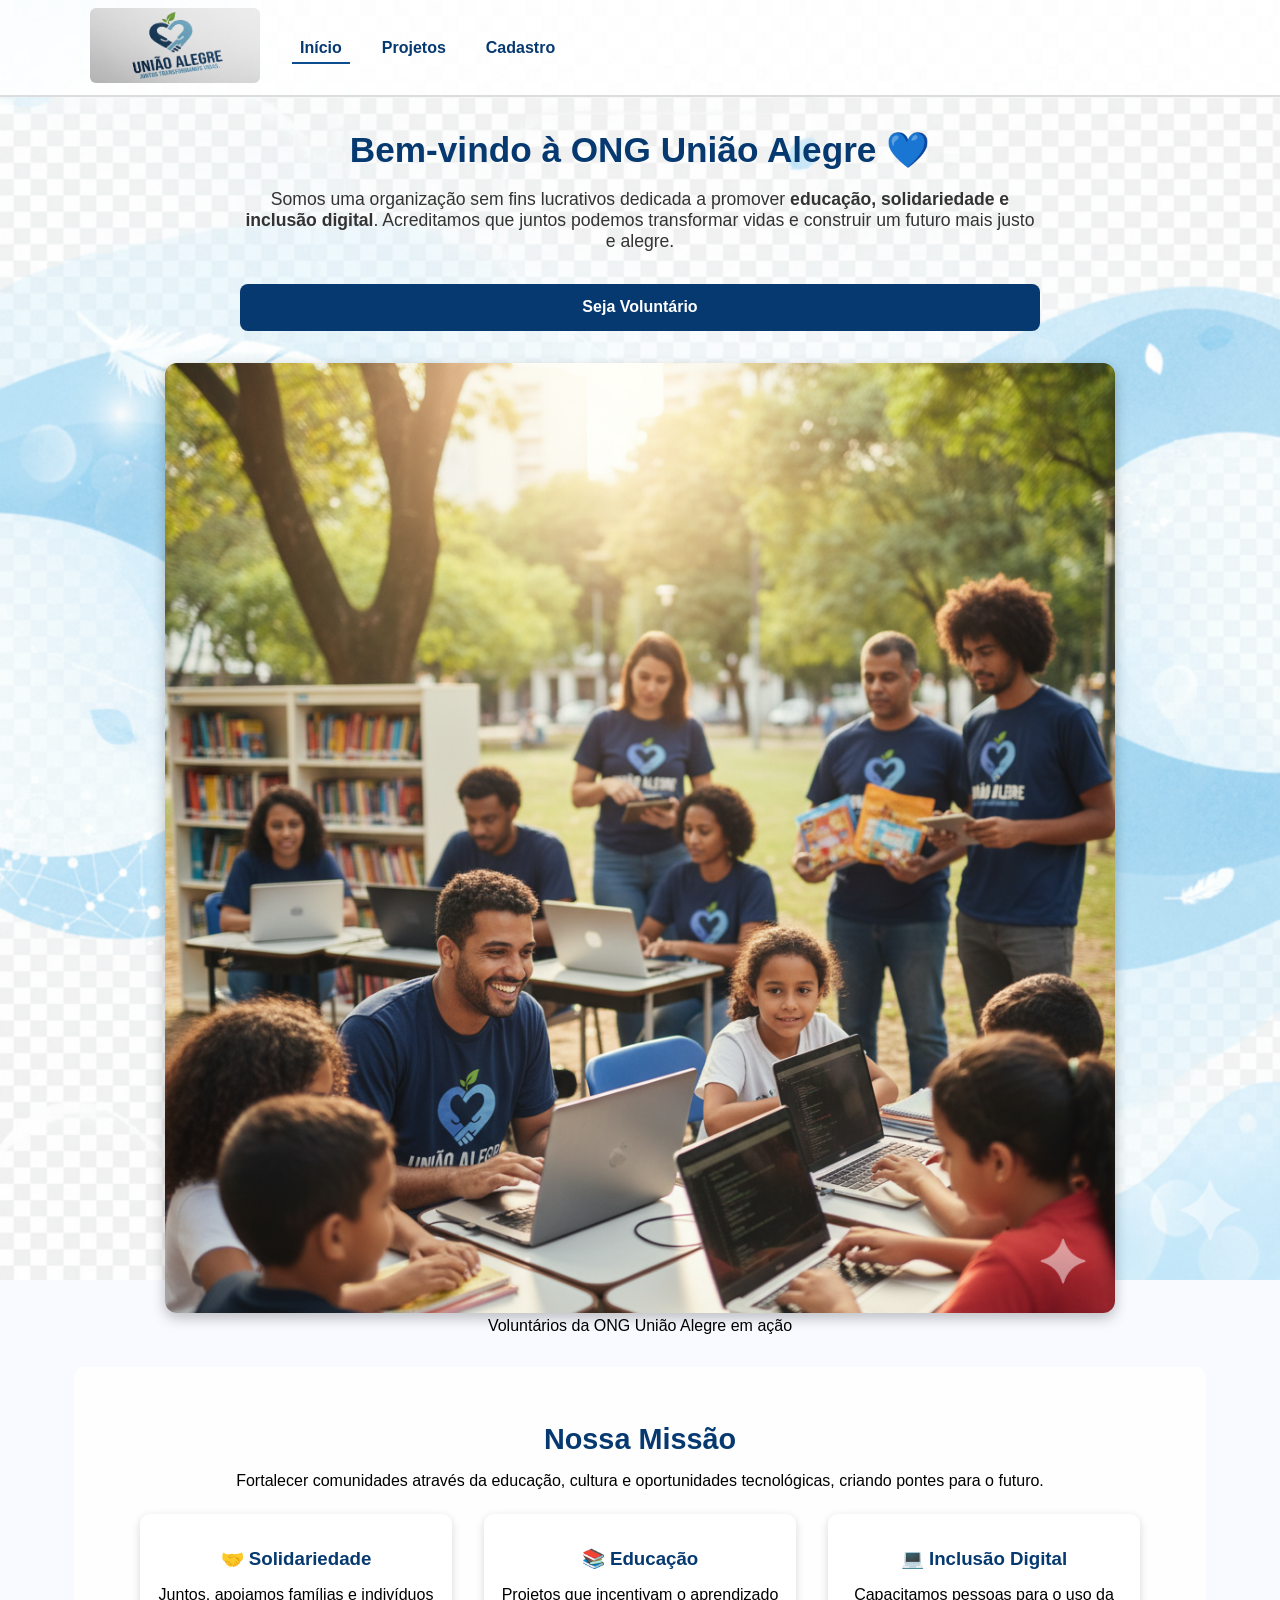
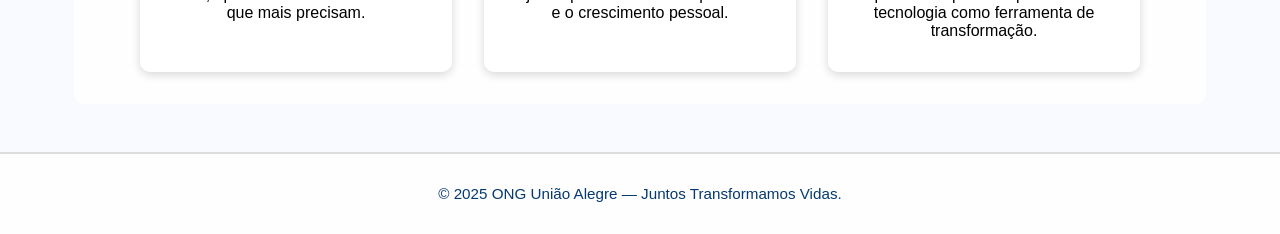
<file: index.html>
<!DOCTYPE html>
<html lang="pt-BR">
<head>
  <meta charset="utf-8"/>
  <meta name="viewport" content="width=device-width,initial-scale=1"/>
  <title>ONG União Alegre - Início</title>
  <meta name="description" content="ONG União Alegre - transformando vidas por meio da solidariedade, educação e inclusão digital."/>
  <link rel="stylesheet" href="css/style.css">
</head>

<body class="site">
  <!-- CABEÇALHO -->
  <header class="site-header" role="banner">
    <div class="container header-inner">
      <!-- Logo horizontal mais ampla -->
      <a href="index.html" aria-label="Ir para a página inicial">
        <img src="images/logo-ong.jpg" alt="Logo da ONG União Alegre" class="logo expandida">
      </a>

      <!-- Menu com destaque -->
      <nav aria-label="Menu principal" role="navigation">
        <input id="nav-toggle" class="mobile-toggle" type="checkbox" aria-hidden="true">
        <label for="nav-toggle" class="mobile-toggle" aria-hidden="true">☰</label>

        <ul class="desktop-menu" role="menubar">
          <li><a href="index.html" aria-current="page" class="menu-link ativo">Início</a></li>
          <li><a href="projetos.html" class="menu-link">Projetos</a></li>
          <li><a href="cadastro.html" class="menu-link">Cadastro</a></li>
        </ul>
      </nav>
    </div>
  </header>

  <!-- CONTEÚDO PRINCIPAL -->
  <main class="container" role="main">

    <!-- Texto de boas-vindas -->
    <section class="intro">
      <h1>Bem-vindo à ONG União Alegre 💙</h1>
      <p>
        Somos uma organização sem fins lucrativos dedicada a promover <strong>educação, solidariedade e inclusão digital</strong>.
        Acreditamos que juntos podemos transformar vidas e construir um futuro mais justo e alegre.
      </p>
      <a href="cadastro.html" class="btn destaque">Seja Voluntário</a>
    </section>

    <!-- Imagem principal -->
    <section class="hero">
      <figure>
        <img src="images/voluntarios.png" alt="Voluntários da ONG União Alegre em ação" class="hero-img">
        <figcaption>Voluntários da ONG União Alegre em ação</figcaption>
      </figure>
    </section>

    <!-- Missões e valores -->
    <section class="missao">
      <h2>Nossa Missão</h2>
      <p>Fortalecer comunidades através da educação, cultura e oportunidades tecnológicas, criando pontes para o futuro.</p>

      <div class="valores-grid">
        <article class="valor">
          <h3>🤝 Solidariedade</h3>
          <p>Juntos, apoiamos famílias e indivíduos que mais precisam.</p>
        </article>
        <article class="valor">
          <h3>📚 Educação</h3>
          <p>Projetos que incentivam o aprendizado e o crescimento pessoal.</p>
        </article>
        <article class="valor">
          <h3>💻 Inclusão Digital</h3>
          <p>Capacitamos pessoas para o uso da tecnologia como ferramenta de transformação.</p>
        </article>
      </div>
    </section>

  </main>

  <!-- RODAPÉ -->
  <footer role="contentinfo">
    <div class="container">
      <p>© 2025 ONG União Alegre — Juntos Transformamos Vidas.</p>
    </div>
  </footer>
</body>
</html>
</file>
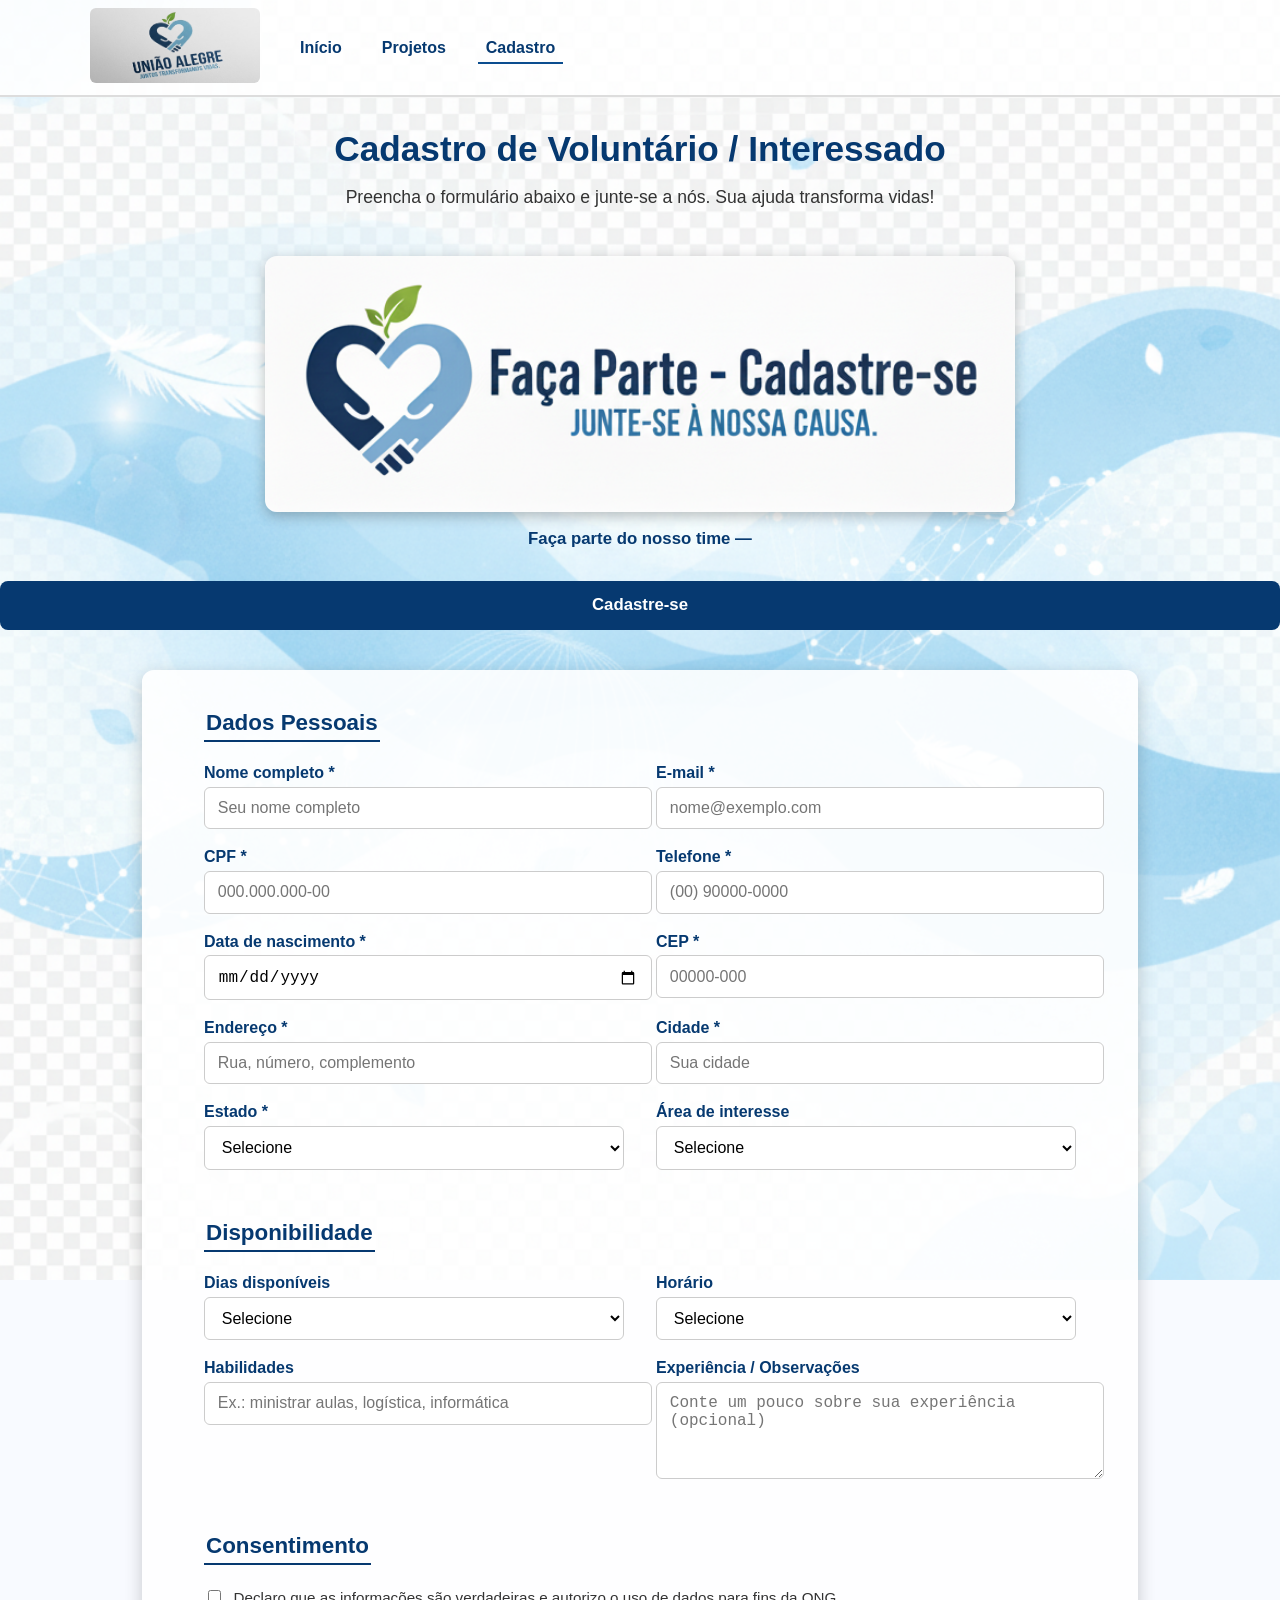
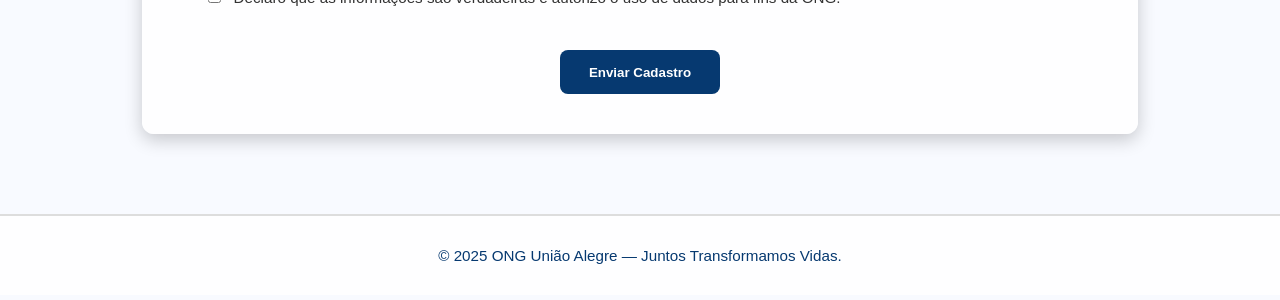
<file: cadastro.html>
<!DOCTYPE html>
<html lang="pt-BR">
<head>
  <meta charset="utf-8" />
  <meta name="viewport" content="width=device-width,initial-scale=1" />
  <title>ONG União Alegre - Cadastro</title>
  <meta name="description" content="Cadastro de voluntários e interessados na ONG União Alegre." />
  <link rel="stylesheet" href="css/style.css" />
</head>

<body class="site">
  <!-- CABEÇALHO -->
  <header class="site-header" role="banner">
    <div class="container header-inner">
      <a href="index.html" aria-label="Ir para a página inicial">
        <img src="images/logo-ong.jpg" alt="Logo da ONG União Alegre" class="logo expandida" />
      </a>

      <nav aria-label="Menu principal" role="navigation">
        <input id="nav-toggle" class="mobile-toggle" type="checkbox" aria-hidden="true" />
        <label for="nav-toggle" class="mobile-toggle" aria-hidden="true">☰</label>

        <ul class="desktop-menu" role="menubar">
          <li><a href="index.html" class="menu-link">Início</a></li>
          <li><a href="projetos.html" class="menu-link">Projetos</a></li>
          <li><a href="cadastro.html" class="menu-link ativo" aria-current="page">Cadastro</a></li>
        </ul>
      </nav>
    </div>
  </header>

  <!-- CONTEÚDO PRINCIPAL -->
  <main class="container" role="main">
    <section class="intro">
      <h1>Cadastro de Voluntário / Interessado</h1>
      <p>Preencha o formulário abaixo e junte-se a nós. Sua ajuda transforma vidas!</p>
    </section>

    <!-- IMAGEM DE CHAMADA (FAÇA PARTE) -->
    <section class="call-to-action">
      <figure>
        <img src="images/faca-parte.png" alt="Faça parte do nosso time de voluntários" class="call-img hero-img" />
        <figcaption>Faça parte do nosso time — <a href="cadastro.html" class="btn destaque">Cadastre-se</a></figcaption>
      </figure>
    </section>

    <!-- FORMULÁRIO -->
    <section class="form-section" aria-labelledby="titulo-cadastro">
      <h2 id="titulo-cadastro" style="display:none">Formulário de Cadastro</h2>

      <form action="#" method="post" class="form-cadastro" novalidate>
        <fieldset>
          <legend>Dados Pessoais</legend>

          <div class="form-grid">
            <div class="campo">
              <label for="nome">Nome completo *</label>
              <input id="nome" name="nome" type="text" placeholder="Seu nome completo" required autocomplete="name" />
            </div>

            <div class="campo">
              <label for="email">E-mail *</label>
              <input id="email" name="email" type="email" placeholder="nome@exemplo.com" required autocomplete="email" />
            </div>

            <div class="campo">
              <label for="cpf">CPF *</label>
              <input id="cpf" name="cpf" type="text" placeholder="000.000.000-00" required inputmode="numeric" />
            </div>

            <div class="campo">
              <label for="telefone">Telefone *</label>
              <input id="telefone" name="telefone" type="tel" placeholder="(00) 90000-0000" required inputmode="tel" />
            </div>

            <div class="campo">
              <label for="nascimento">Data de nascimento *</label>
              <input id="nascimento" name="nascimento" type="date" max="2007-12-31" required />
            </div>

            <div class="campo">
              <label for="cep">CEP *</label>
              <input id="cep" name="cep" type="text" placeholder="00000-000" required inputmode="numeric" />
            </div>

            <div class="campo">
              <label for="endereco">Endereço *</label>
              <input id="endereco" name="endereco" type="text" placeholder="Rua, número, complemento" required autocomplete="street-address" />
            </div>

            <div class="campo">
              <label for="cidade">Cidade *</label>
              <input id="cidade" name="cidade" type="text" placeholder="Sua cidade" required autocomplete="address-level2" />
            </div>

            <div class="campo">
              <label for="estado">Estado *</label>
              <select id="estado" name="estado" required>
                <option value="">Selecione</option>
                <option value="SP">SP</option>
                <option value="RJ">RJ</option>
                <option value="MG">MG</option>
                <option value="RS">RS</option>
                <option value="BA">BA</option>
              </select>
            </div>

            <div class="campo">
              <label for="interesse">Área de interesse</label>
              <select id="interesse" name="interesse">
                <option value="">Selecione</option>
                <option value="educacao">Educação</option>
                <option value="inclusao-digital">Inclusão digital</option>
                <option value="logistica">Logística</option>
              </select>
            </div>
          </div>
        </fieldset>

        <fieldset>
          <legend>Disponibilidade</legend>
          <div class="form-grid">
            <div class="campo">
              <label for="disponibilidade-dias">Dias disponíveis</label>
              <select id="disponibilidade-dias" name="disponibilidade-dias">
                <option value="">Selecione</option>
                <option>Segunda</option>
                <option>Terça</option>
                <option>Quarta</option>
                <option>Quinta</option>
                <option>Sexta</option>
                <option>Finais de semana</option>
              </select>
            </div>

            <div class="campo">
              <label for="disponibilidade-horario">Horário</label>
              <select id="disponibilidade-horario" name="disponibilidade-horario">
                <option value="">Selecione</option>
                <option>Manhã</option>
                <option>Tarde</option>
                <option>Noite</option>
                <option>Indiferente</option>
              </select>
            </div>

            <div class="campo">
              <label for="habilidades">Habilidades</label>
              <input id="habilidades" name="habilidades" type="text" placeholder="Ex.: ministrar aulas, logística, informática" />
            </div>

            <div class="campo">
              <label for="experiencia">Experiência / Observações</label>
              <textarea id="experiencia" name="experiencia" rows="4" placeholder="Conte um pouco sobre sua experiência (opcional)"></textarea>
            </div>
          </div>
        </fieldset>

        <fieldset>
          <legend>Consentimento</legend>
          <div class="consentimento">
            <input id="consent" name="consent" type="checkbox" required />
            <label for="consent">Declaro que as informações são verdadeiras e autorizo o uso de dados para fins da ONG.</label>
          </div>
        </fieldset>

        <button type="submit" class="btn destaque">Enviar Cadastro</button>
      </form>
    </section>
  </main>

  <!-- RODAPÉ -->
  <footer role="contentinfo">
    <div class="container">
      <p>© 2025 ONG União Alegre — Juntos Transformamos Vidas.</p>
    </div>
  </footer>
</body>
</html>
</file>
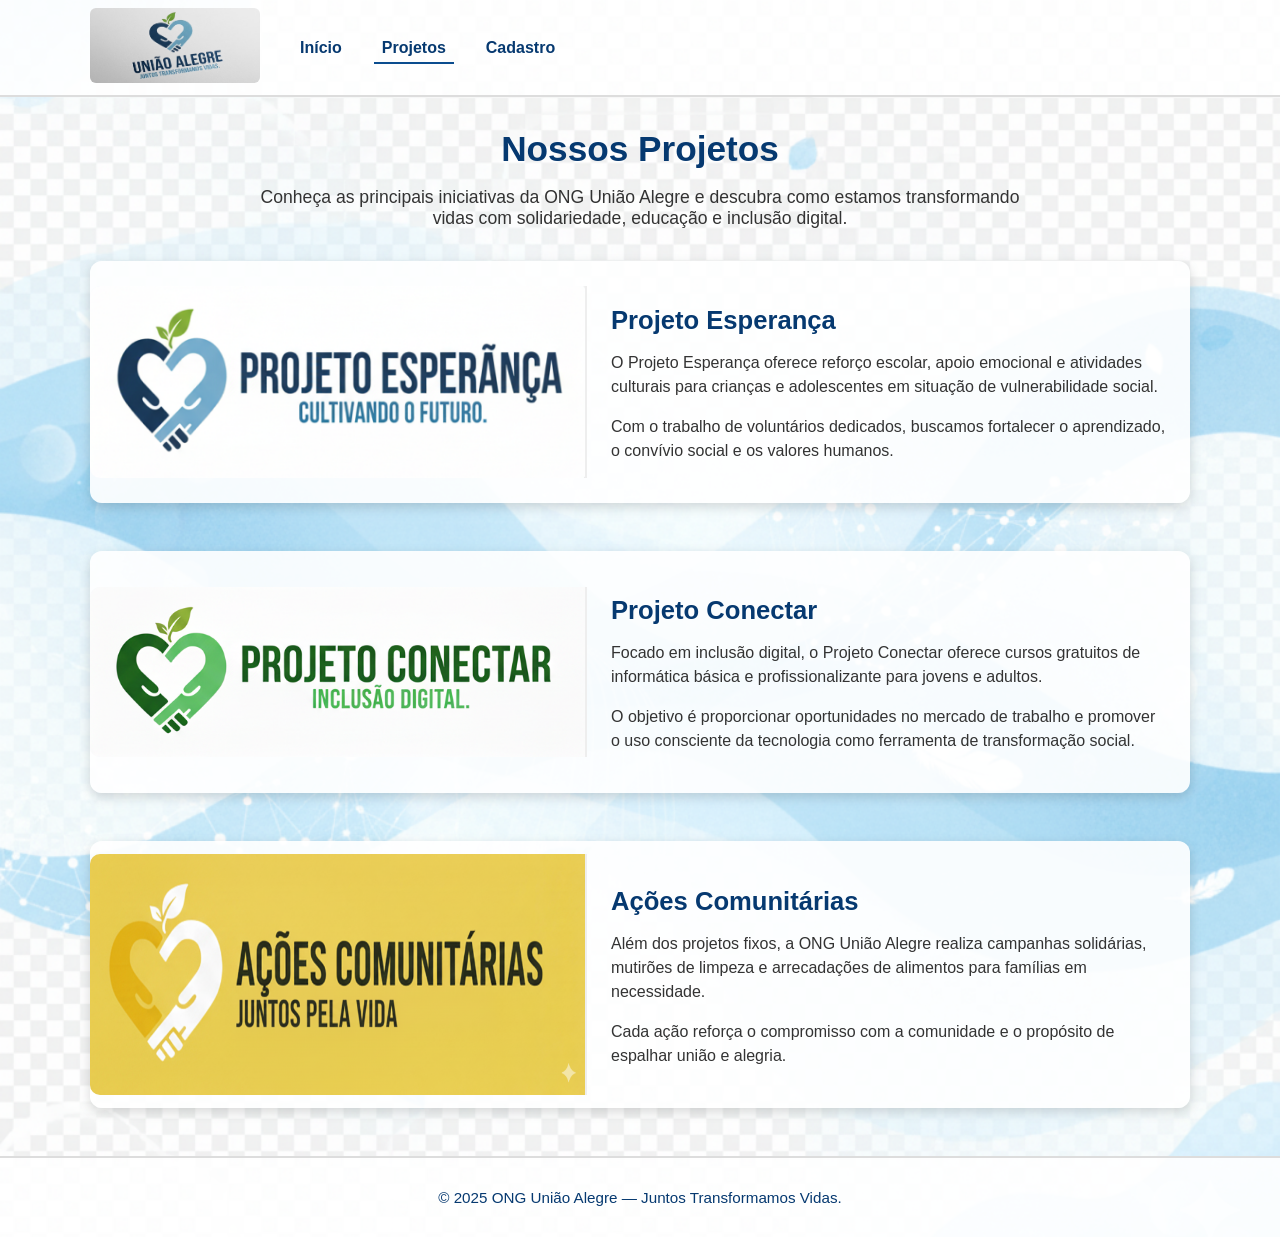
<file: projetos.html>
<!DOCTYPE html>
<html lang="pt-BR">
<head>
  <meta charset="utf-8"/>
  <meta name="viewport" content="width=device-width,initial-scale=1"/>
  <title>ONG União Alegre - Projetos</title>
  <meta name="description" content="Conheça os projetos sociais da ONG União Alegre e suas ações de impacto comunitário."/>
  <link rel="stylesheet" href="css/style.css">
</head>

<body class="site">
  <!-- CABEÇALHO -->
  <header class="site-header" role="banner">
    <div class="container header-inner">
      <a href="index.html" aria-label="Ir para a página inicial">
        <img src="images/logo-ong.jpg" alt="Logo da ONG União Alegre" class="logo expandida">
      </a>

      <nav aria-label="Menu principal" role="navigation">
        <input id="nav-toggle" class="mobile-toggle" type="checkbox" aria-hidden="true">
        <label for="nav-toggle" class="mobile-toggle" aria-hidden="true">☰</label>

        <ul class="desktop-menu" role="menubar">
          <li><a href="index.html" class="menu-link">Início</a></li>
          <li><a href="projetos.html" class="menu-link ativo" aria-current="page">Projetos</a></li>
          <li><a href="cadastro.html" class="menu-link">Cadastro</a></li>
        </ul>
      </nav>
    </div>
  </header>

  <!-- CONTEÚDO PRINCIPAL -->
  <main class="container" role="main">
    <section class="intro">
      <h1>Nossos Projetos</h1>
      <p>Conheça as principais iniciativas da ONG União Alegre e descubra como estamos transformando vidas com solidariedade, educação e inclusão digital.</p>
    </section>

    <section class="projetos-section">
      <div class="cards-projetos">
        <!-- Projeto Esperança -->
        <article id="esperanca" class="card-projeto">
          <img src="images/projeto-esperanca.png" alt="Crianças participando do Projeto Esperança" class="projeto-img">
          <div class="card-texto">
            <h2>Projeto Esperança</h2>
            <p>
              O Projeto Esperança oferece reforço escolar, apoio emocional e atividades culturais para crianças e adolescentes em situação de vulnerabilidade social.
            </p>
            <p>
              Com o trabalho de voluntários dedicados, buscamos fortalecer o aprendizado, o convívio social e os valores humanos.
            </p>
          </div>
        </article>

        <!-- Projeto Conectar -->
        <article id="conectar" class="card-projeto">
          <img src="images/projeto-conectar.png" alt="Aula de informática do Projeto Conectar" class="projeto-img">
          <div class="card-texto">
            <h2>Projeto Conectar</h2>
            <p>
              Focado em inclusão digital, o Projeto Conectar oferece cursos gratuitos de informática básica e profissionalizante para jovens e adultos.
            </p>
            <p>
              O objetivo é proporcionar oportunidades no mercado de trabalho e promover o uso consciente da tecnologia como ferramenta de transformação social.
            </p>
          </div>
        </article>

        <!-- Ações Comunitárias -->
        <article id="acoes" class="card-projeto">
          <img src="images/acoes-comunitarias.png" alt="Voluntários em ação no bairro" class="projeto-img">
          <div class="card-texto">
            <h2>Ações Comunitárias</h2>
            <p>
              Além dos projetos fixos, a ONG União Alegre realiza campanhas solidárias, mutirões de limpeza e arrecadações de alimentos para famílias em necessidade.
            </p>
            <p>
              Cada ação reforça o compromisso com a comunidade e o propósito de espalhar união e alegria.
            </p>
          </div>
        </article>
      </div>
    </section>
  </main>

  <!-- RODAPÉ -->
  <footer role="contentinfo">
    <div class="container">
      <p>© 2025 ONG União Alegre — Juntos Transformamos Vidas.</p>
    </div>
  </footer>
</body>
</html>
</file>
<file: css/style.css>
/* ===== Fundo do Site ===== */
body {
  background: url("../images/fundo-site.png") no-repeat center top fixed;
  background-size: cover;
  background-attachment: fixed;
  background-color: #f8faff;
  font-family: "Segoe UI", Arial, sans-serif;
  margin: 0;
  padding: 0;
}

/* ===== Cabeçalho e Logo ===== */
.site-header {
  background: rgba(255, 255, 255, 0.9);
  border-bottom: 2px solid #ddd;
  padding: 0.5rem 1rem;
  display: flex;
  justify-content: center;
  position: relative;
  z-index: 100;
}

.header-inner {
  display: flex;
  align-items: center;
  justify-content: flex-start;
  gap: 2rem;
  max-width: 1100px;
  width: 100%;
}

.logo.expandida {
  width: 170px;
  height: auto;
  border-radius: 6px;
}

/* ===== Menu de Navegação ===== */
.desktop-menu {
  list-style: none;
  display: flex;
  gap: 1.5rem;
  margin: 0;
  padding: 0;
}

.desktop-menu li {
  display: inline-block;
}

.menu-link {
  text-decoration: none;
  color: #063970;
  font-weight: 600;
  font-size: 1rem;
  transition: all 0.3s ease;
  position: relative;
  padding: 0.3rem 0.5rem;
}

.menu-link:hover {
  color: #0b4d8f;
}

.menu-link::after {
  content: "";
  position: absolute;
  width: 0%;
  height: 2px;
  left: 0;
  bottom: -4px;
  background-color: #0b4d8f;
  transition: width 0.3s ease;
}

.menu-link:hover::after,
.menu-link.ativo::after {
  width: 100%;
}

/* Remove checkbox do menu mobile no desktop */
.mobile-toggle {
  display: none;
}

/* ===== Seção de Boas-Vindas ===== */
.intro {
  text-align: center;
  margin: 2rem auto;
  max-width: 800px;
  color: #063970;
}

.intro h1 {
  font-size: 2.2rem;
  margin-bottom: 0.5rem;
}

.intro p {
  font-size: 1.1rem;
  color: #333;
  margin-bottom: 1.5rem;
}

.btn,
.btn.destaque {
  background-color: #063970;
  color: #fff;
  padding: 0.7rem 1.4rem;
  border-radius: 6px;
  font-weight: bold;
  text-decoration: none;
  transition: background-color 0.3s ease;
  border: none;
  cursor: pointer;
}

.btn:hover,
.btn.destaque:hover {
  background-color: #0b4d8f;
}

/* ===== Imagem Principal ===== */
.hero {
  text-align: center;
  margin-bottom: 2rem;
}

.hero-img {
  width: 85%;
  max-width: 950px;
  border-radius: 12px;
  box-shadow: 0 5px 14px rgba(0, 0, 0, 0.25);
}

/* ===== Sessão de Missão e Valores ===== */
.missao {
  text-align: center;
  padding: 2rem 1rem;
  background-color: rgba(255, 255, 255, 0.85);
  margin: 2rem auto;
  border-radius: 10px;
  max-width: 1100px;
}

.missao h2 {
  color: #063970;
  font-size: 1.8rem;
  margin-bottom: 0.5rem;
}

.valores-grid {
  display: flex;
  justify-content: center;
  flex-wrap: wrap;
  gap: 2rem;
  margin-top: 1.5rem;
}

.valor {
  background: #fff;
  border-radius: 10px;
  box-shadow: 0 3px 10px rgba(0, 0, 0, 0.15);
  padding: 1rem;
  width: 280px;
  transition: transform 0.3s ease;
}

.valor:hover {
  transform: scale(1.05);
}

.valor h3 {
  color: #063970;
  margin-bottom: 0.4rem;
}

/* ===== Página de Projetos ===== */
.projetos-section {
  margin: 2rem auto 3rem;
  max-width: 1100px;
}

.cards-projetos {
  display: flex;
  flex-direction: column;
  gap: 3rem;
}

.card-projeto {
  display: flex;
  align-items: center;
  background-color: rgba(255, 255, 255, 0.9);
  border-radius: 12px;
  box-shadow: 0 4px 12px rgba(0, 0, 0, 0.15);
  overflow: hidden;
  transition: transform 0.3s ease;
}

.card-projeto:hover {
  transform: scale(1.02);
}

.projeto-img {
  width: 45%;
  height: 280px;
  object-fit: cover;
}

.card-texto {
  padding: 1.5rem;
  text-align: left;
  width: 55%;
}

.card-texto h2 {
  color: #063970;
  font-size: 1.6rem;
  margin-bottom: 0.5rem;
}

.card-texto p {
  color: #333;
  font-size: 1rem;
  line-height: 1.5;
}

/* ===== Chamada “Faça Parte” ===== */
.call-to-action {
  text-align: center;
  margin: 3rem auto 2rem;
}

.call-to-action figure {
  margin: 0;
}

.call-img {
  width: 70%;
  max-width: 750px;
  border-radius: 12px;
  box-shadow: 0 4px 14px rgba(0, 0, 0, 0.25);
  transition: transform 0.3s ease;
}

.call-img:hover {
  transform: scale(1.03);
}

.call-to-action figcaption {
  margin-top: 0.8rem;
  font-size: 1.05rem;
  color: #063970;
  font-weight: 600;
}

/* ===== Página de Cadastro ===== */
.form-section {
  max-width: 900px;
  margin: 2.5rem auto 5rem;
  background-color: rgba(255, 255, 255, 0.9);
  border-radius: 12px;
  box-shadow: 0 6px 18px rgba(0, 0, 0, 0.2);
  padding: 2.5rem 3rem;
  text-align: left;
}

.form-section legend {
  color: #063970;
  font-weight: 700;
  font-size: 1.4rem;
  margin-bottom: 1rem;
  border-bottom: 2px solid #063970;
  padding-bottom: 0.3rem;
}

.form-grid {
  display: grid;
  grid-template-columns: 1fr 1fr;
  gap: 1.2rem 2rem;
  margin-bottom: 1rem;
}

.campo label {
  display: block;
  font-weight: 600;
  color: #063970;
  margin-bottom: 0.3rem;
}

.campo input,
.campo select,
.campo textarea {
  width: 100%;
  padding: 0.7rem 0.8rem;
  border: 1.5px solid #ccc;
  border-radius: 6px;
  font-size: 1rem;
  background-color: #fff;
  transition: all 0.3s ease;
}

.campo input:focus,
.campo select:focus,
.campo textarea:focus {
  border-color: #0b4d8f;
  box-shadow: 0 0 6px rgba(11, 77, 143, 0.3);
  outline: none;
}

fieldset {
  border: none;
  margin-bottom: 1.5rem;
}

.consentimento {
  display: flex;
  align-items: flex-start;
  gap: 0.6rem;
  font-size: 0.95rem;
  color: #333;
  line-height: 1.4;
}

.btn.destaque {
  display: block;
  margin: 2rem auto 0;
  background-color: #063970;
  color: white;
  border: none;
  padding: 0.9rem 1.8rem;
  border-radius: 8px;
  font-weight: 600;
  cursor: pointer;
  transition: background-color 0.3s ease, transform 0.2s ease;
}

.btn.destaque:hover {
  background-color: #0b4d8f;
  transform: scale(1.04);
}

/* ===== Rodapé ===== */
footer {
  background: rgba(255, 255, 255, 0.9);
  border-top: 2px solid #ddd;
  padding: 1rem 0;
  text-align: center;
  font-size: 0.95rem;
  color: #063970;
  margin-top: 3rem;
}

/* ===== Responsividade ===== */
@media (max-width: 900px) {
  .header-inner {
    flex-direction: column;
    gap: 0.8rem;
  }

  .desktop-menu {
    gap: 1rem;
  }

  .card-projeto {
    flex-direction: column;
  }

  .projeto-img {
    width: 100%;
    height: 220px;
  }

  .card-texto {
    width: 100%;
    text-align: center;
  }

  .call-img {
    width: 90%;
    max-width: 600px;
  }

  .form-grid {
    grid-template-columns: 1fr;
  }

  .btn.destaque {
    width: 100%;
  }

  .form-section {
    padding: 2rem 1.5rem;
  }
}
/* ===== Ajuste das Imagens dos Projetos ===== */
.projeto-img {
  width: 45%;
  height: auto;
  max-height: 280px;
  object-fit: contain; /* Mostra a imagem inteira */
  background-color: #f8faff; /* Fundo suave caso sobrem bordas */
  border-right: 2px solid #eee;
  border-radius: 10px 0 0 10px;
}
</file>
